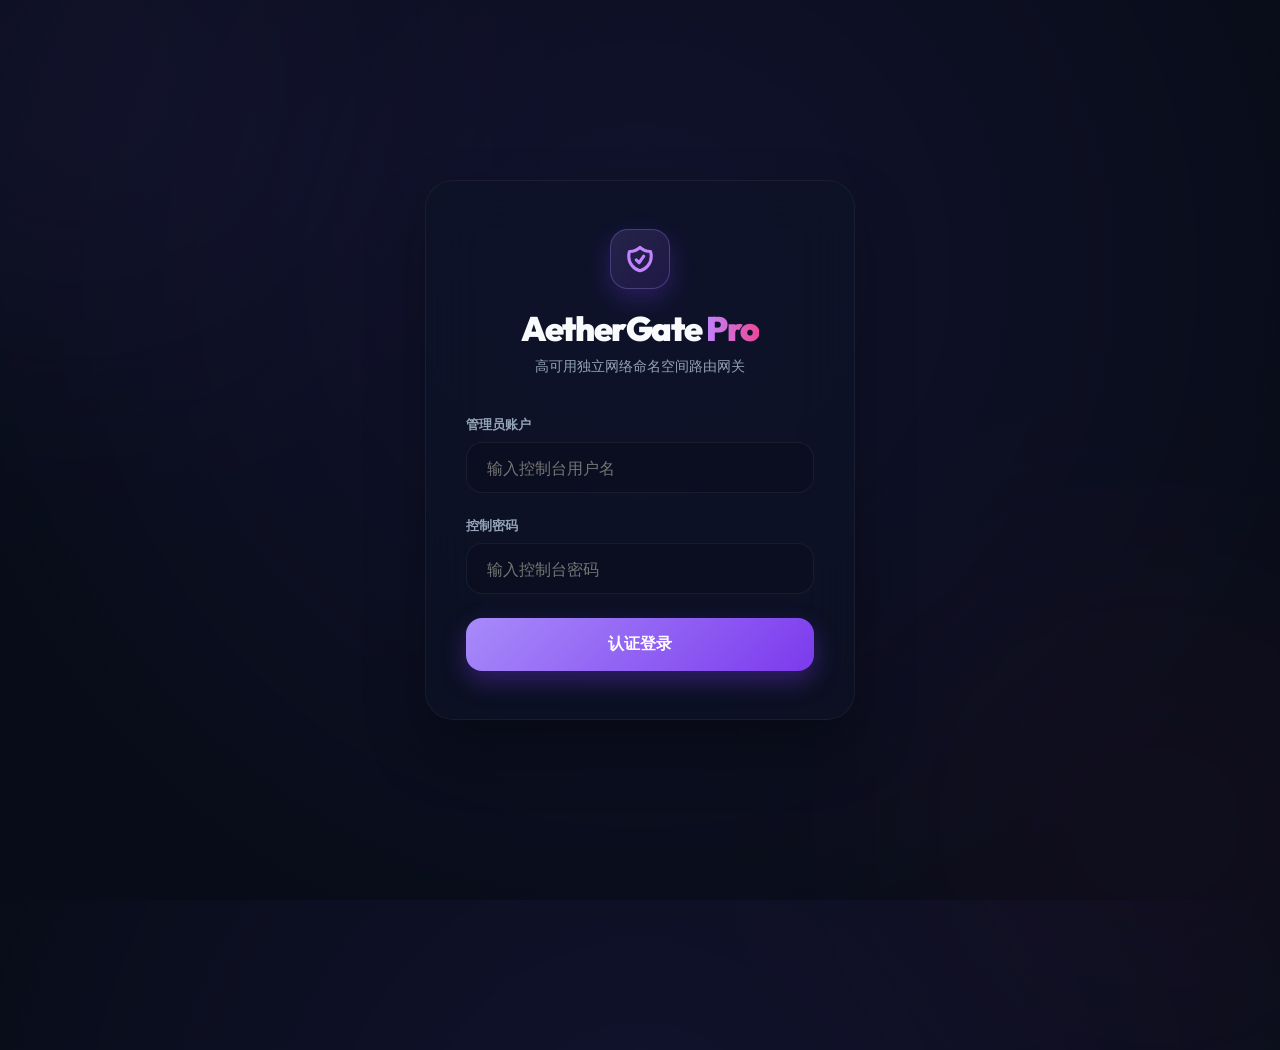
<file: web/login.html>
<!DOCTYPE html>
<html lang="zh-CN">
<head>
    <meta charset="UTF-8">
    <meta name="viewport" content="width=device-width, initial-scale=1.0">
    <title>AetherGate Pro - 网关安全认证</title>
    <link href="https://fonts.googleapis.com/css2?family=Outfit:wght@500;600;700;800;900&family=Plus+Jakarta+Sans:wght@400;500;600;700&display=swap" rel="stylesheet">
    <style>
        :root {
            --bg-color: #080c18;
            --glass-bg: rgba(13, 20, 38, 0.45);
            --glass-border: rgba(255, 255, 255, 0.05);
            --primary: #8b5cf6;
            --primary-gradient: linear-gradient(135deg, #a78bfa 0%, #7c3aed 100%);
            --text-primary: #f8fafc;
            --text-secondary: #94a3b8;
            --danger: #f43f5e;
        }

        * {
            box-sizing: border-box;
            margin: 0;
            padding: 0;
        }

        body {
            font-family: 'Plus Jakarta Sans', sans-serif;
            background-color: var(--bg-color);
            background-image: radial-gradient(circle at 50% 30%, rgba(30, 27, 75, 0.45) 0%, var(--bg-color) 80%);
            min-height: 100vh;
            display: flex;
            align-items: center;
            justify-content: center;
            color: var(--text-primary);
            overflow: hidden;
            position: relative;
        }

        /* Abstract glowing orbs */
        .orb {
            position: absolute;
            border-radius: 50%;
            filter: blur(140px);
            z-index: 0;
            opacity: 0.4;
            pointer-events: none;
        }
        .orb-1 {
            width: 450px;
            height: 450px;
            background: rgba(139, 92, 246, 0.25);
            top: -150px;
            left: -150px;
        }
        .orb-2 {
            width: 450px;
            height: 450px;
            background: rgba(236, 72, 153, 0.15);
            bottom: -150px;
            right: -100px;
        }

        .login-card {
            position: relative;
            z-index: 10;
            width: 100%;
            max-width: 430px;
            padding: 3rem 2.5rem;
            border-radius: 28px;
            background: var(--glass-bg);
            border: 1px solid var(--glass-border);
            backdrop-filter: blur(28px);
            -webkit-backdrop-filter: blur(28px);
            box-shadow: 0 30px 60px rgba(0, 0, 0, 0.3);
            animation: cardAppear 0.8s cubic-bezier(0.16, 1, 0.3, 1);
        }

        @keyframes cardAppear {
            from { opacity: 0; transform: translateY(30px); }
            to { opacity: 1; transform: translateY(0); }
        }

        .brand-section {
            text-align: center;
            margin-bottom: 2.5rem;
        }

        .logo-icon {
            width: 60px;
            height: 60px;
            border-radius: 18px;
            background: linear-gradient(135deg, rgba(167, 139, 250, 0.15) 0%, rgba(124, 58, 237, 0.15) 100%);
            border: 1px solid rgba(167, 139, 250, 0.3);
            display: inline-flex;
            align-items: center;
            justify-content: center;
            color: #c084fc;
            margin-bottom: 1.25rem;
            box-shadow: 0 10px 25px rgba(124, 58, 237, 0.25);
        }
        .logo-icon svg {
            width: 30px;
            height: 30px;
        }

        .brand-section h1 {
            font-family: 'Outfit', sans-serif;
            font-size: 2.125rem;
            font-weight: 900;
            letter-spacing: -0.04em;
            margin-bottom: 0.375rem;
            line-height: 1.2;
        }
        .brand-section h1 span {
            background: linear-gradient(to right, #c084fc, #ec4899);
            -webkit-background-clip: text;
            -webkit-text-fill-color: transparent;
        }

        .brand-section p {
            font-size: 0.875rem;
            color: var(--text-secondary);
            font-weight: 500;
        }

        .form-group {
            margin-bottom: 1.5rem;
            display: flex;
            flex-direction: column;
            gap: 0.5rem;
        }

        .form-group label {
            font-size: 0.8125rem;
            font-weight: 600;
            color: var(--text-secondary);
        }

        .form-control {
            width: 100%;
            padding: 0.875rem 1.25rem;
            border-radius: 16px;
            background: rgba(10, 15, 30, 0.7);
            border: 1px solid rgba(255, 255, 255, 0.06);
            color: var(--text-primary);
            font-size: 1rem;
            transition: all 0.3s cubic-bezier(0.16, 1, 0.3, 1);
            font-family: inherit;
        }

        .form-control:focus {
            outline: none;
            border-color: var(--primary);
            box-shadow: 0 0 0 4px rgba(124, 58, 237, 0.15);
            background: rgba(10, 15, 30, 0.9);
        }

        .btn-submit {
            width: 100%;
            padding: 1rem;
            border-radius: 16px;
            background: var(--primary-gradient);
            border: none;
            color: white;
            font-size: 1rem;
            font-weight: 700;
            cursor: pointer;
            transition: all 0.3s cubic-bezier(0.16, 1, 0.3, 1);
            box-shadow: 0 10px 25px rgba(124, 58, 237, 0.35);
            margin-top: 1.5rem;
            display: flex;
            align-items: center;
            justify-content: center;
            gap: 0.5rem;
        }

        .btn-submit:hover {
            transform: translateY(-2px);
            box-shadow: 0 14px 30px rgba(124, 58, 237, 0.45);
        }

        .btn-submit:active {
            transform: translateY(0);
        }

        .error-box {
            background: rgba(244, 63, 94, 0.1);
            border: 1px solid rgba(244, 63, 94, 0.2);
            color: var(--danger);
            padding: 0.875rem;
            border-radius: 14px;
            font-size: 0.875rem;
            margin-bottom: 1.5rem;
            display: none;
            text-align: center;
            font-weight: 600;
            animation: shake 0.4s ease;
        }

        @keyframes shake {
            0%, 100% { transform: translateX(0); }
            20%, 60% { transform: translateX(-6px); }
            40%, 80% { transform: translateX(6px); }
        }
    </style>
</head>
<body>
    <div class="orb orb-1"></div>
    <div class="orb orb-2"></div>

    <div class="login-card">
        <div class="brand-section">
            <div class="logo-icon">
                <svg viewBox="0 0 24 24" fill="none" stroke="currentColor" stroke-width="2.5">
                    <path stroke-linecap="round" stroke-linejoin="round" d="M9 12.75L11.25 15 15 9.75m-3-7.036A11.959 11.959 0 013.598 6 11.99 11.99 0 003 9.749c0 5.592 3.824 10.29 9 11.622 5.176-1.332 9-6.03 9-11.622 0-1.31-.21-2.57-.598-3.751h-.152c-3.196 0-6.1-1.248-8.25-3.285z" />
                </svg>
            </div>
            <h1>AetherGate <span>Pro</span></h1>
            <p>高可用独立网络命名空间路由网关</p>
        </div>
        
        <div id="error-msg" class="error-box"></div>

        <form id="login-form">
            <div class="form-group">
                <label for="username">管理员账户</label>
                <input type="text" id="username" class="form-control" placeholder="输入控制台用户名" autocomplete="username" required>
            </div>
            <div class="form-group">
                <label for="password">控制密码</label>
                <input type="password" id="password" class="form-control" placeholder="输入控制台密码" autocomplete="current-password" required>
            </div>
            <button type="submit" class="btn-submit">
                认证登录
            </button>
        </form>
    </div>

    <script>
        const form = document.getElementById("login-form");
        const errorMsg = document.getElementById("error-msg");

        form.addEventListener("submit", async (e) => {
            e.preventDefault();
            errorMsg.style.display = "none";
            
            const username = document.getElementById("username").value;
            const password = document.getElementById("password").value;
            
            // Extract secret path prefix if present
            const secretPath = window.location.pathname.split("/")[1] || "";
            const apiPrefix = secretPath && secretPath !== "index.html" && secretPath !== "login.html" ? `/${secretPath}` : "";

            try {
                const res = await fetch(`${apiPrefix}/api/login`, {
                    method: "POST",
                    headers: { "Content-Type": "application/json" },
                    body: JSON.stringify({ username, password })
                });
                
                const data = await res.json();
                if (res.ok && data.success) {
                    window.location.reload();
                } else {
                    errorMsg.textContent = data.error || "账户验证错误，请重新输入";
                    errorMsg.style.display = "block";
                }
            } catch (err) {
                errorMsg.textContent = "网关服务端通信超时，请检查服务状态";
                errorMsg.style.display = "block";
            }
        });
    </script>
</body>
</html>
</file>
